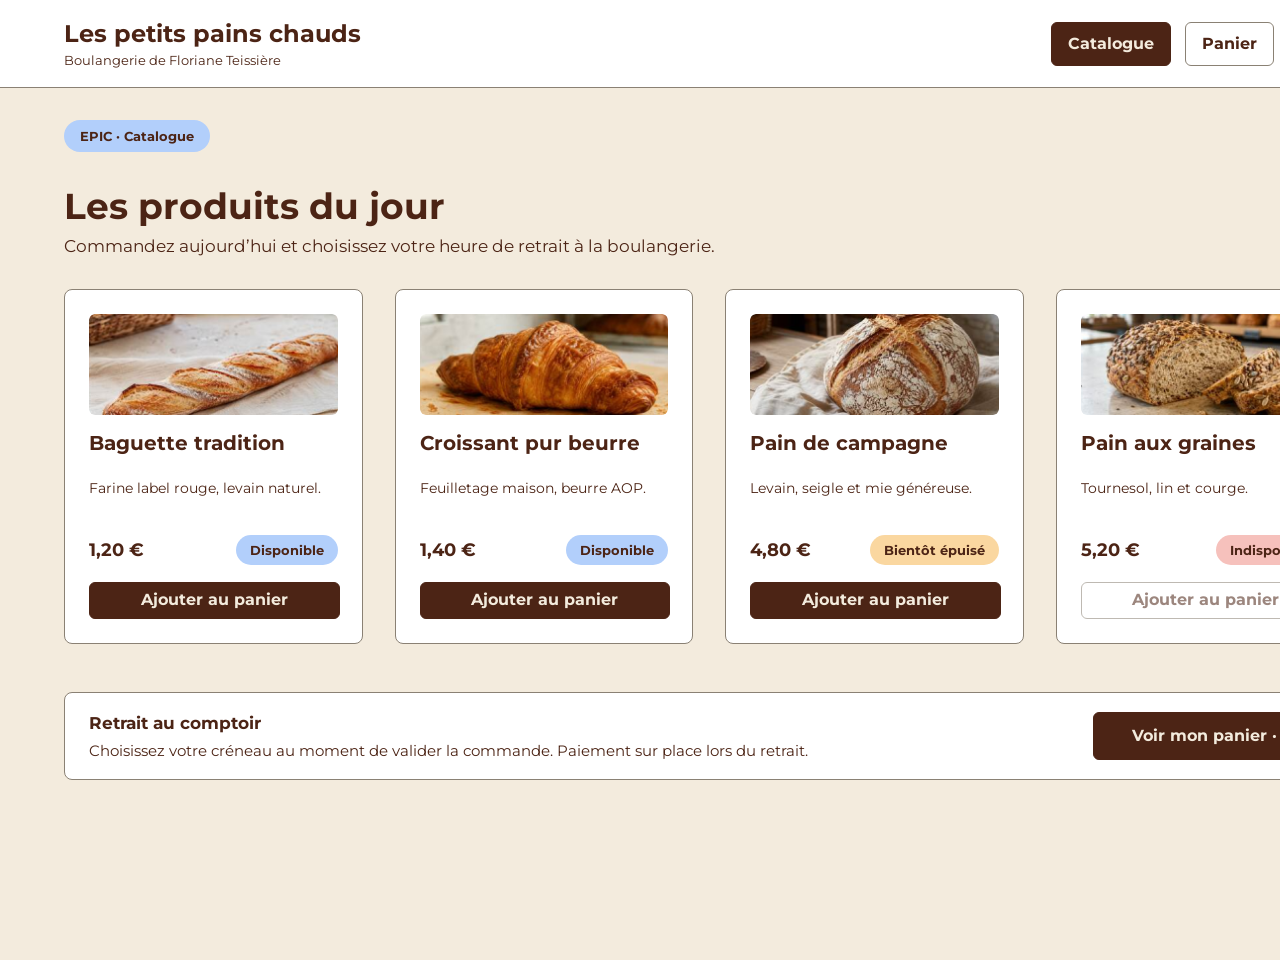
<file: index.html>
<!DOCTYPE html>
<html lang="fr">
<head>
  <meta charset="UTF-8">
  <meta name="viewport" content="width=device-width, initial-scale=1.0">
  <title>Les produits du jour — Les petits pains chauds</title>
  <link rel="preconnect" href="https://fonts.googleapis.com">
  <link rel="preconnect" href="https://fonts.gstatic.com" crossorigin>
  <link href="https://fonts.googleapis.com/css2?family=Montserrat:wght@400;700&display=swap" rel="stylesheet">
  <link rel="stylesheet" href="css/common.css">
  <link rel="stylesheet" href="css/pages/catalogue.css">
</head>
<body>
  <div class="page">
    <header class="header">
      <div class="header-brand">
        <div class="header-brand-name">Les petits pains chauds</div>
        <div class="header-brand-owner">Boulangerie de Floriane Teissière</div>
      </div>
      <nav class="header-nav">
        <a class="btn btn--nav" href="index.html">Catalogue</a>
        <a class="btn btn--secondary btn--nav" href="panier.html">Panier</a>
        <a class="btn btn--secondary btn--nav" href="validation-commande.html">Commande</a>
      </nav>
    </header>

    <main class="page-body">
      <span class="badge badge--epic">EPIC · Catalogue</span>
      <h1 class="t-display page-title">Les produits du jour</h1>
      <p class="t-intro page-intro">Commandez aujourd’hui et choisissez votre heure de retrait à la boulangerie.</p>

      <section class="product-grid">
        <article class="card product-card">
          <img class="product-card-photo" src="assets/baguette.png" alt="Baguette tradition">
          <h2 class="product-card-name">Baguette tradition</h2>
          <p class="product-card-desc">Farine label rouge, levain naturel.</p>
          <div class="product-card-meta">
            <span class="product-card-price">1,20 €</span>
            <span class="badge badge--available">Disponible</span>
          </div>
          <a class="btn" href="panier.html">Ajouter au panier</a>
        </article>

        <article class="card product-card">
          <img class="product-card-photo" src="assets/croissant.png" alt="Croissant pur beurre">
          <h2 class="product-card-name">Croissant pur beurre</h2>
          <p class="product-card-desc">Feuilletage maison, beurre AOP.</p>
          <div class="product-card-meta">
            <span class="product-card-price">1,40 €</span>
            <span class="badge badge--available">Disponible</span>
          </div>
          <a class="btn" href="panier.html">Ajouter au panier</a>
        </article>

        <article class="card product-card">
          <img class="product-card-photo" src="assets/pain-campagne.png" alt="Pain de campagne">
          <h2 class="product-card-name">Pain de campagne</h2>
          <p class="product-card-desc">Levain, seigle et mie généreuse.</p>
          <div class="product-card-meta">
            <span class="product-card-price">4,80 €</span>
            <span class="badge badge--warning">Bientôt épuisé</span>
          </div>
          <a class="btn" href="panier.html">Ajouter au panier</a>
        </article>

        <article class="card product-card">
          <img class="product-card-photo" src="assets/pain-graines.png" alt="Pain aux graines">
          <h2 class="product-card-name">Pain aux graines</h2>
          <p class="product-card-desc">Tournesol, lin et courge.</p>
          <div class="product-card-meta">
            <span class="product-card-price">5,20 €</span>
            <span class="badge badge--unavailable">Indisponible</span>
          </div>
          <button class="btn btn--disabled" type="button" disabled>Ajouter au panier</button>
        </article>
      </section>

      <aside class="card info-bar">
        <div class="info-bar-copy">
          <p class="info-bar-title">Retrait au comptoir</p>
          <p class="info-bar-text">Choisissez votre créneau au moment de valider la commande. Paiement sur place lors du retrait.</p>
        </div>
        <a class="btn" href="panier.html">Voir mon panier · 3</a>
      </aside>
    </main>
  </div>
</body>
</html>
</file>
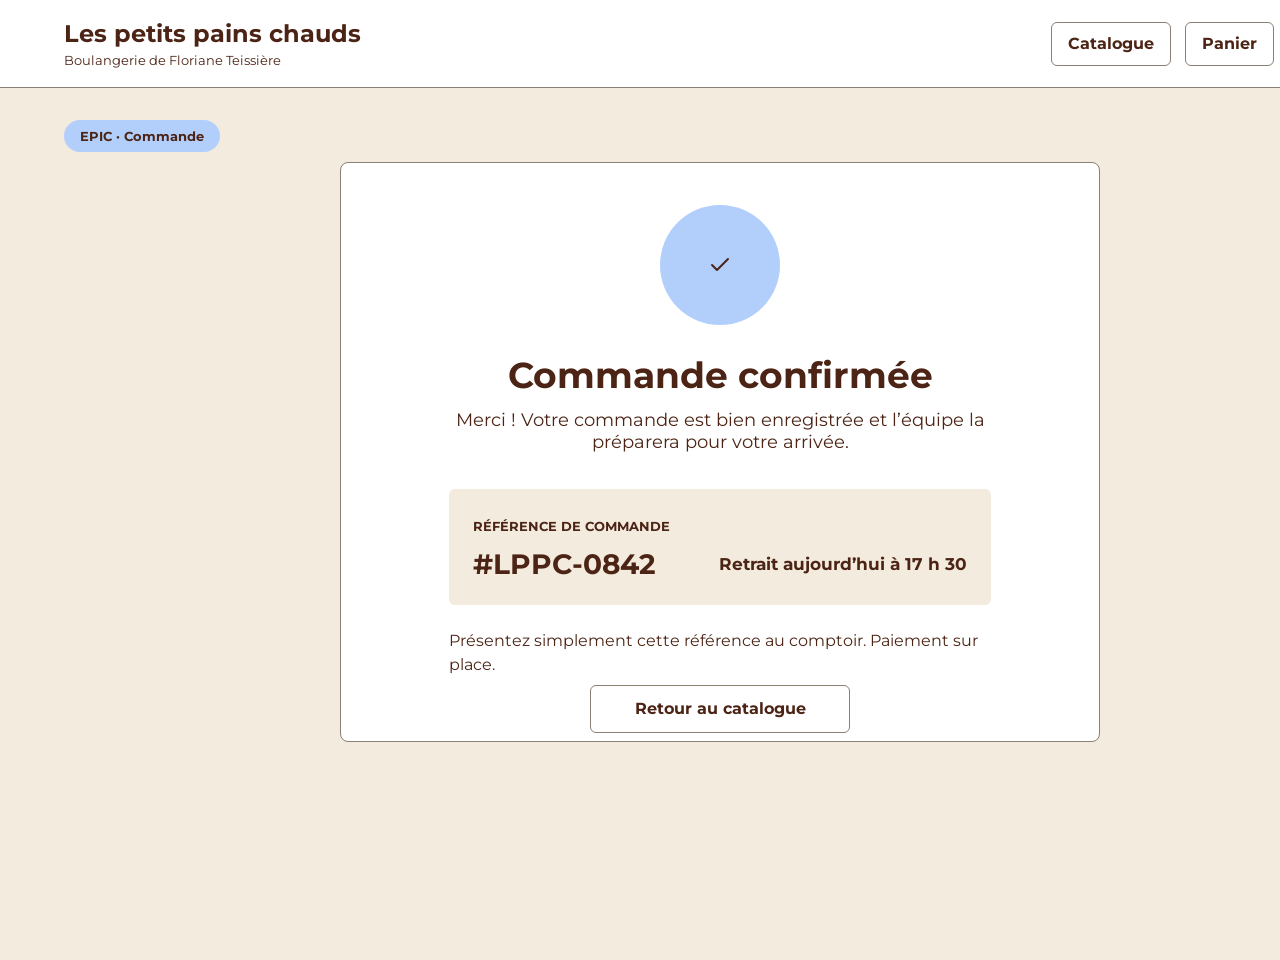
<file: confirmation.html>
<!DOCTYPE html>
<html lang="fr">
<head>
  <meta charset="UTF-8">
  <meta name="viewport" content="width=device-width, initial-scale=1.0">
  <title>Commande confirmée — Les petits pains chauds</title>
  <link rel="preconnect" href="https://fonts.googleapis.com">
  <link rel="preconnect" href="https://fonts.gstatic.com" crossorigin>
  <link href="https://fonts.googleapis.com/css2?family=Montserrat:wght@400;700&display=swap" rel="stylesheet">
  <link rel="stylesheet" href="css/common.css">
  <link rel="stylesheet" href="css/pages/confirmation.css">
</head>
<body>
  <div class="page">
    <header class="header">
      <div class="header-brand">
        <div class="header-brand-name">Les petits pains chauds</div>
        <div class="header-brand-owner">Boulangerie de Floriane Teissière</div>
      </div>
      <nav class="header-nav">
        <a class="btn btn--secondary btn--nav" href="index.html">Catalogue</a>
        <a class="btn btn--secondary btn--nav" href="panier.html">Panier</a>
        <a class="btn btn--nav" href="validation-commande.html">Commande</a>
      </nav>
    </header>

    <main class="page-body">
      <span class="badge badge--epic">EPIC · Commande</span>

      <div class="confirm-wrap">
        <section class="card confirm-panel">
          <div class="confirm-icon">
            <img src="assets/icon-check.svg" alt="">
          </div>
          <h1 class="t-display confirm-title">Commande confirmée</h1>
          <p class="confirm-message">Merci ! Votre commande est bien enregistrée et l’équipe la préparera pour votre arrivée.</p>
          <div class="card--soft confirm-ref">
            <div>
              <p class="confirm-ref-label">RÉFÉRENCE DE COMMANDE</p>
              <p class="confirm-ref-id">#LPPC-0842</p>
            </div>
            <p class="confirm-ref-time">Retrait aujourd’hui à 17 h 30</p>
          </div>
          <p class="t-body confirm-note">Présentez simplement cette référence au comptoir. Paiement sur place.</p>
          <a class="btn btn--secondary" href="index.html">Retour au catalogue</a>
        </section>
      </div>
    </main>
  </div>
</body>
</html>
</file>
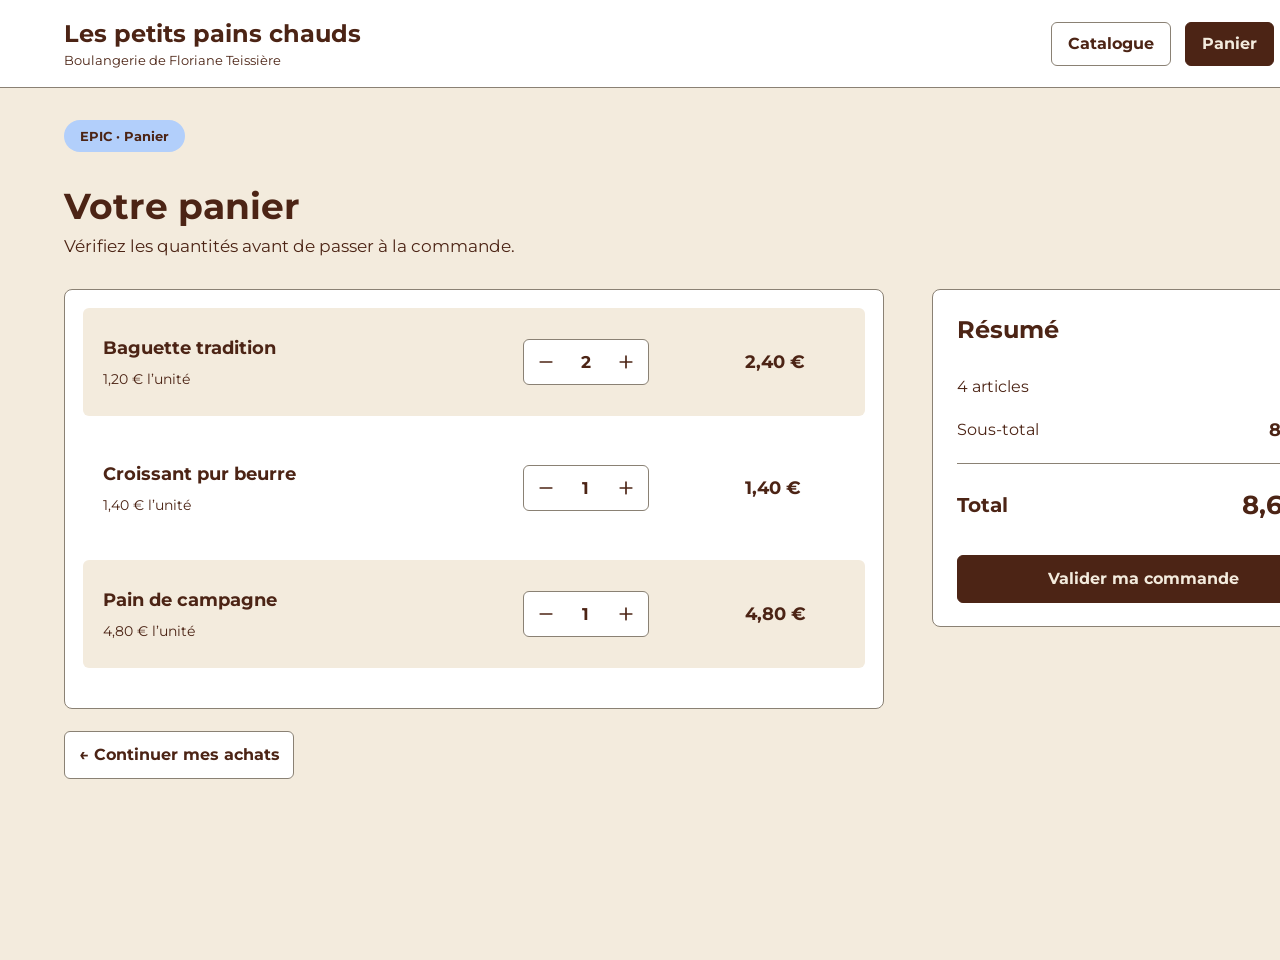
<file: panier.html>
<!DOCTYPE html>
<html lang="fr">
<head>
  <meta charset="UTF-8">
  <meta name="viewport" content="width=device-width, initial-scale=1.0">
  <title>Votre panier — Les petits pains chauds</title>
  <link rel="preconnect" href="https://fonts.googleapis.com">
  <link rel="preconnect" href="https://fonts.gstatic.com" crossorigin>
  <link href="https://fonts.googleapis.com/css2?family=Montserrat:wght@400;700&display=swap" rel="stylesheet">
  <link rel="stylesheet" href="css/common.css">
  <link rel="stylesheet" href="css/pages/panier.css">
</head>
<body>
  <div class="page">
    <header class="header">
      <div class="header-brand">
        <div class="header-brand-name">Les petits pains chauds</div>
        <div class="header-brand-owner">Boulangerie de Floriane Teissière</div>
      </div>
      <nav class="header-nav">
        <a class="btn btn--secondary btn--nav" href="index.html">Catalogue</a>
        <a class="btn btn--nav" href="panier.html">Panier</a>
        <a class="btn btn--secondary btn--nav" href="validation-commande.html">Commande</a>
      </nav>
    </header>

    <main class="page-body">
      <span class="badge badge--epic">EPIC · Panier</span>
      <h1 class="t-display page-title">Votre panier</h1>
      <p class="t-intro page-intro">Vérifiez les quantités avant de passer à la commande.</p>

      <div class="cart-layout">
        <div>
          <section class="card cart-list">
            <article class="cart-item row-alt">
              <div class="cart-item-info">
                <h2 class="cart-item-name">Baguette tradition</h2>
                <p class="cart-item-unit">1,20 € l’unité</p>
              </div>
              <div class="stepper stepper--compact">
                <button class="stepper-btn" type="button" aria-label="Diminuer">
                  <img src="assets/icon-minus.svg" alt="">
                </button>
                <span class="stepper-value">2</span>
                <button class="stepper-btn" type="button" aria-label="Augmenter">
                  <img src="assets/icon-plus.svg" alt="">
                </button>
              </div>
              <span class="cart-item-subtotal">2,40 €</span>
            </article>

            <article class="cart-item row-plain">
              <div class="cart-item-info">
                <h2 class="cart-item-name">Croissant pur beurre</h2>
                <p class="cart-item-unit">1,40 € l’unité</p>
              </div>
              <div class="stepper stepper--compact">
                <button class="stepper-btn" type="button" aria-label="Diminuer">
                  <img src="assets/icon-minus.svg" alt="">
                </button>
                <span class="stepper-value">1</span>
                <button class="stepper-btn" type="button" aria-label="Augmenter">
                  <img src="assets/icon-plus.svg" alt="">
                </button>
              </div>
              <span class="cart-item-subtotal">1,40 €</span>
            </article>

            <article class="cart-item row-alt">
              <div class="cart-item-info">
                <h2 class="cart-item-name">Pain de campagne</h2>
                <p class="cart-item-unit">4,80 € l’unité</p>
              </div>
              <div class="stepper stepper--compact">
                <button class="stepper-btn" type="button" aria-label="Diminuer">
                  <img src="assets/icon-minus.svg" alt="">
                </button>
                <span class="stepper-value">1</span>
                <button class="stepper-btn" type="button" aria-label="Augmenter">
                  <img src="assets/icon-plus.svg" alt="">
                </button>
              </div>
              <span class="cart-item-subtotal">4,80 €</span>
            </article>
          </section>

          <a class="btn btn--secondary cart-continue" href="index.html">← Continuer mes achats</a>
        </div>

        <aside class="card cart-summary">
          <h2 class="t-heading cart-summary-title">Résumé</h2>
          <p class="cart-summary-line">4 articles</p>
          <p class="cart-summary-line">
            <span>Sous-total</span>
            <span class="cart-summary-amount">8,60 €</span>
          </p>
          <hr class="divider">
          <p class="cart-summary-total">
            <span class="cart-summary-total-label">Total</span>
            <span class="cart-summary-total-value">8,60 €</span>
          </p>
          <a class="btn btn--block" href="validation-commande.html">Valider ma commande</a>
        </aside>
      </div>
    </main>
  </div>
</body>
</html>
</file>
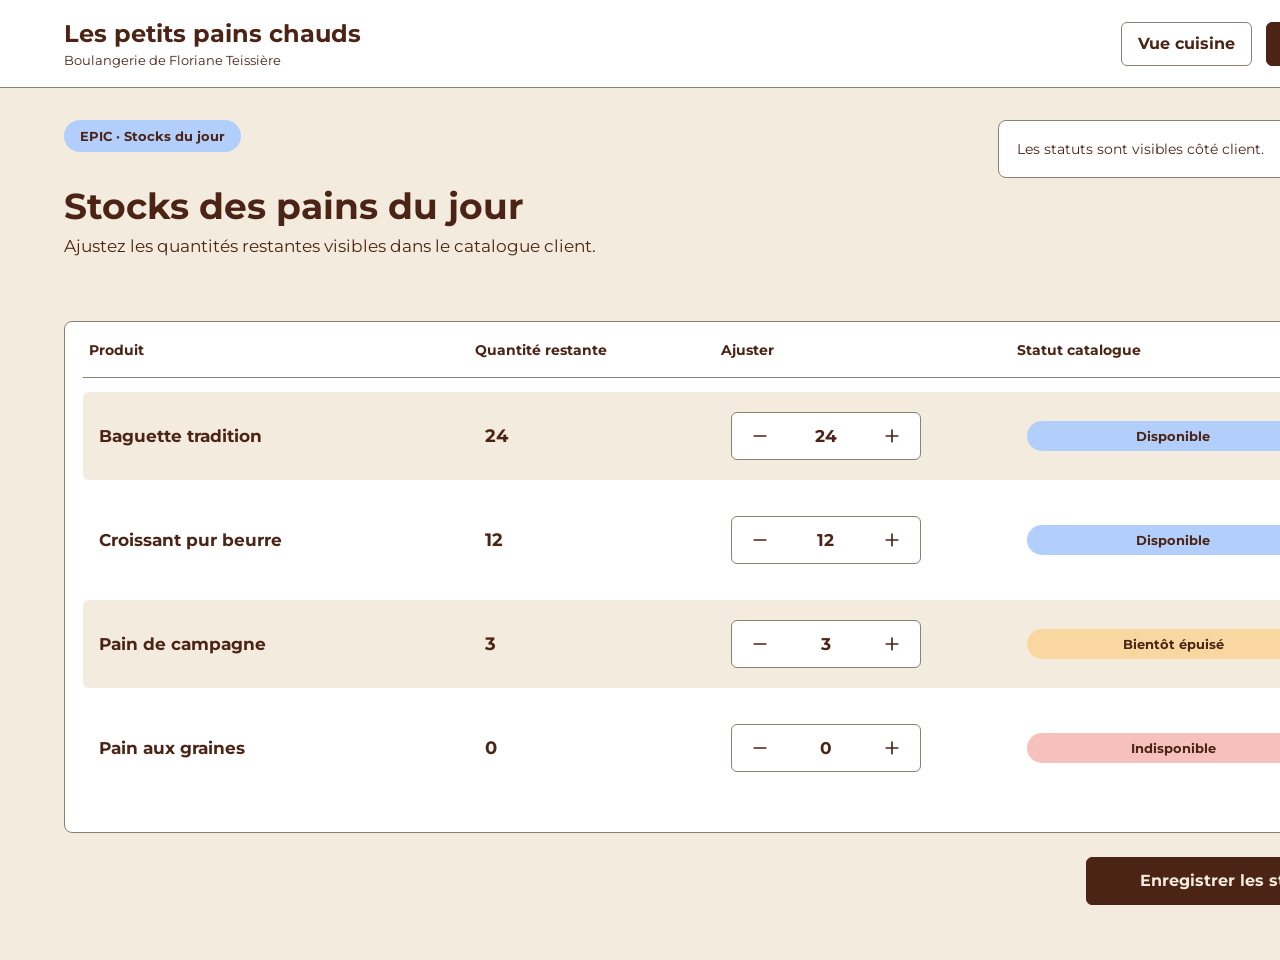
<file: stocks-du-jour.html>
<!DOCTYPE html>
<html lang="fr">
<head>
  <meta charset="UTF-8">
  <meta name="viewport" content="width=device-width, initial-scale=1.0">
  <title>Stocks des pains du jour — Les petits pains chauds</title>
  <link rel="preconnect" href="https://fonts.googleapis.com">
  <link rel="preconnect" href="https://fonts.gstatic.com" crossorigin>
  <link href="https://fonts.googleapis.com/css2?family=Montserrat:wght@400;700&display=swap" rel="stylesheet">
  <link rel="stylesheet" href="css/common.css">
  <link rel="stylesheet" href="css/pages/stocks.css">
</head>
<body>
  <div class="page">
    <header class="header">
      <div class="header-brand">
        <div class="header-brand-name">Les petits pains chauds</div>
        <div class="header-brand-owner">Boulangerie de Floriane Teissière</div>
      </div>
      <nav class="header-nav">
        <a class="btn btn--secondary btn--nav" href="vue-cuisine.html">Vue cuisine</a>
        <a class="btn btn--nav" href="stocks-du-jour.html">Stocks du jour</a>
      </nav>
    </header>

    <main class="page-body">
      <div class="stocks-head">
        <div>
          <span class="badge badge--epic">EPIC · Stocks du jour</span>
          <h1 class="t-display page-title">Stocks des pains du jour</h1>
          <p class="t-intro page-intro">Ajustez les quantités restantes visibles dans le catalogue client.</p>
        </div>
        <aside class="card sync-note">Les statuts sont visibles côté client.</aside>
      </div>

      <section class="card stocks-table">
        <div class="stocks-cols t-label">
          <span>Produit</span>
          <span>Quantité restante</span>
          <span>Ajuster</span>
          <span>Statut catalogue</span>
        </div>
        <hr class="divider">

        <article class="stocks-row row-alt">
          <span class="stocks-product">Baguette tradition</span>
          <span class="stocks-qty">24</span>
          <div class="stepper stepper--large">
            <button class="stepper-btn" type="button" aria-label="Diminuer">
              <img src="assets/icon-minus.svg" alt="">
            </button>
            <span class="stepper-value">24</span>
            <button class="stepper-btn" type="button" aria-label="Augmenter">
              <img src="assets/icon-plus.svg" alt="">
            </button>
          </div>
          <span class="badge badge--available">Disponible</span>
        </article>

        <article class="stocks-row row-plain">
          <span class="stocks-product">Croissant pur beurre</span>
          <span class="stocks-qty">12</span>
          <div class="stepper stepper--large">
            <button class="stepper-btn" type="button" aria-label="Diminuer">
              <img src="assets/icon-minus.svg" alt="">
            </button>
            <span class="stepper-value">12</span>
            <button class="stepper-btn" type="button" aria-label="Augmenter">
              <img src="assets/icon-plus.svg" alt="">
            </button>
          </div>
          <span class="badge badge--available">Disponible</span>
        </article>

        <article class="stocks-row row-alt">
          <span class="stocks-product">Pain de campagne</span>
          <span class="stocks-qty">3</span>
          <div class="stepper stepper--large">
            <button class="stepper-btn" type="button" aria-label="Diminuer">
              <img src="assets/icon-minus.svg" alt="">
            </button>
            <span class="stepper-value">3</span>
            <button class="stepper-btn" type="button" aria-label="Augmenter">
              <img src="assets/icon-plus.svg" alt="">
            </button>
          </div>
          <span class="badge badge--warning">Bientôt épuisé</span>
        </article>

        <article class="stocks-row row-plain">
          <span class="stocks-product">Pain aux graines</span>
          <span class="stocks-qty">0</span>
          <div class="stepper stepper--large">
            <button class="stepper-btn" type="button" aria-label="Diminuer">
              <img src="assets/icon-minus.svg" alt="">
            </button>
            <span class="stepper-value">0</span>
            <button class="stepper-btn" type="button" aria-label="Augmenter">
              <img src="assets/icon-plus.svg" alt="">
            </button>
          </div>
          <span class="badge badge--unavailable">Indisponible</span>
        </article>
      </section>

      <div class="stocks-save">
        <button class="btn" type="button">Enregistrer les stocks</button>
      </div>
    </main>
  </div>
</body>
</html>
</file>
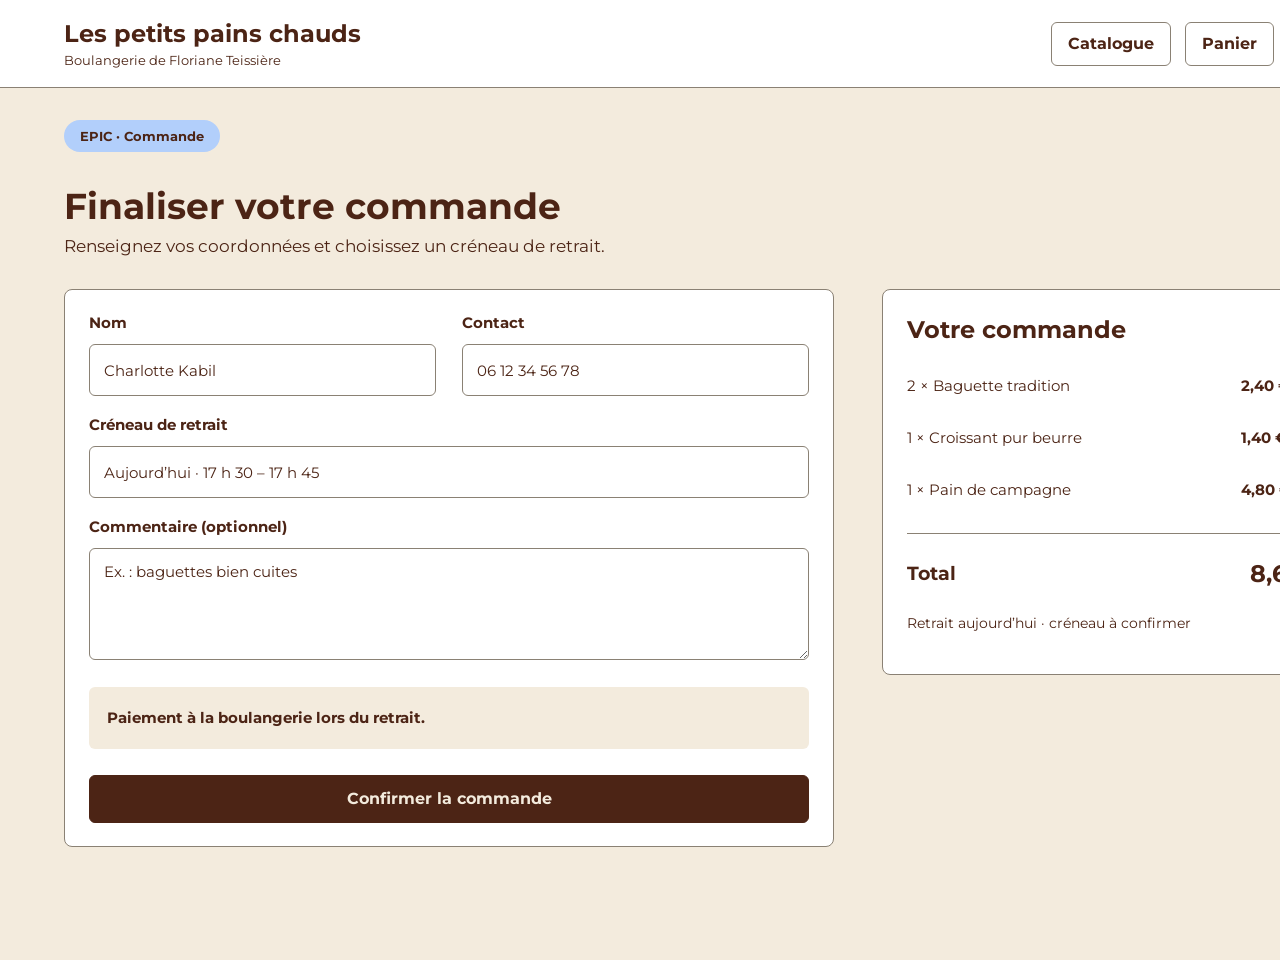
<file: validation-commande.html>
<!DOCTYPE html>
<html lang="fr">
<head>
  <meta charset="UTF-8">
  <meta name="viewport" content="width=device-width, initial-scale=1.0">
  <title>Finaliser votre commande — Les petits pains chauds</title>
  <link rel="preconnect" href="https://fonts.googleapis.com">
  <link rel="preconnect" href="https://fonts.gstatic.com" crossorigin>
  <link href="https://fonts.googleapis.com/css2?family=Montserrat:wght@400;700&display=swap" rel="stylesheet">
  <link rel="stylesheet" href="css/common.css">
  <link rel="stylesheet" href="css/pages/validation.css">
</head>
<body>
  <div class="page">
    <header class="header">
      <div class="header-brand">
        <div class="header-brand-name">Les petits pains chauds</div>
        <div class="header-brand-owner">Boulangerie de Floriane Teissière</div>
      </div>
      <nav class="header-nav">
        <a class="btn btn--secondary btn--nav" href="index.html">Catalogue</a>
        <a class="btn btn--secondary btn--nav" href="panier.html">Panier</a>
        <a class="btn btn--nav" href="validation-commande.html">Commande</a>
      </nav>
    </header>

    <main class="page-body">
      <span class="badge badge--epic">EPIC · Commande</span>
      <h1 class="t-display page-title">Finaliser votre commande</h1>
      <p class="t-intro page-intro">Renseignez vos coordonnées et choisissez un créneau de retrait.</p>

      <div class="checkout-layout">
        <form class="card checkout-form" action="confirmation.html">
          <div class="form-row">
            <div class="form-col">
              <label class="field-label" for="nom">Nom</label>
              <input class="input" id="nom" name="nom" type="text" value="Charlotte Kabil">
            </div>
            <div class="form-col">
              <label class="field-label" for="contact">Contact</label>
              <input class="input" id="contact" name="contact" type="text" value="06 12 34 56 78">
            </div>
          </div>

          <div class="form-block">
            <label class="field-label" for="creneau">Créneau de retrait</label>
            <input class="input" id="creneau" name="creneau" type="text" value="Aujourd’hui · 17 h 30 – 17 h 45">
          </div>

          <div class="form-block">
            <label class="field-label" for="commentaire">Commentaire (optionnel)</label>
            <textarea class="textarea" id="commentaire" name="commentaire">Ex. : baguettes bien cuites</textarea>
          </div>

          <p class="card--soft payment-note">Paiement à la boulangerie lors du retrait.</p>
          <button class="btn btn--block" type="submit">Confirmer la commande</button>
        </form>

        <aside class="card checkout-recap">
          <h2 class="t-heading checkout-recap-title">Votre commande</h2>
          <p class="recap-line"><span>2 × Baguette tradition</span><span>2,40 €</span></p>
          <p class="recap-line"><span>1 × Croissant pur beurre</span><span>1,40 €</span></p>
          <p class="recap-line"><span>1 × Pain de campagne</span><span>4,80 €</span></p>
          <hr class="divider">
          <p class="recap-total">
            <span class="recap-total-label">Total</span>
            <span class="recap-total-value">8,60 €</span>
          </p>
          <p class="recap-pickup">Retrait aujourd’hui · créneau à confirmer</p>
        </aside>
      </div>
    </main>
  </div>
</body>
</html>
</file>
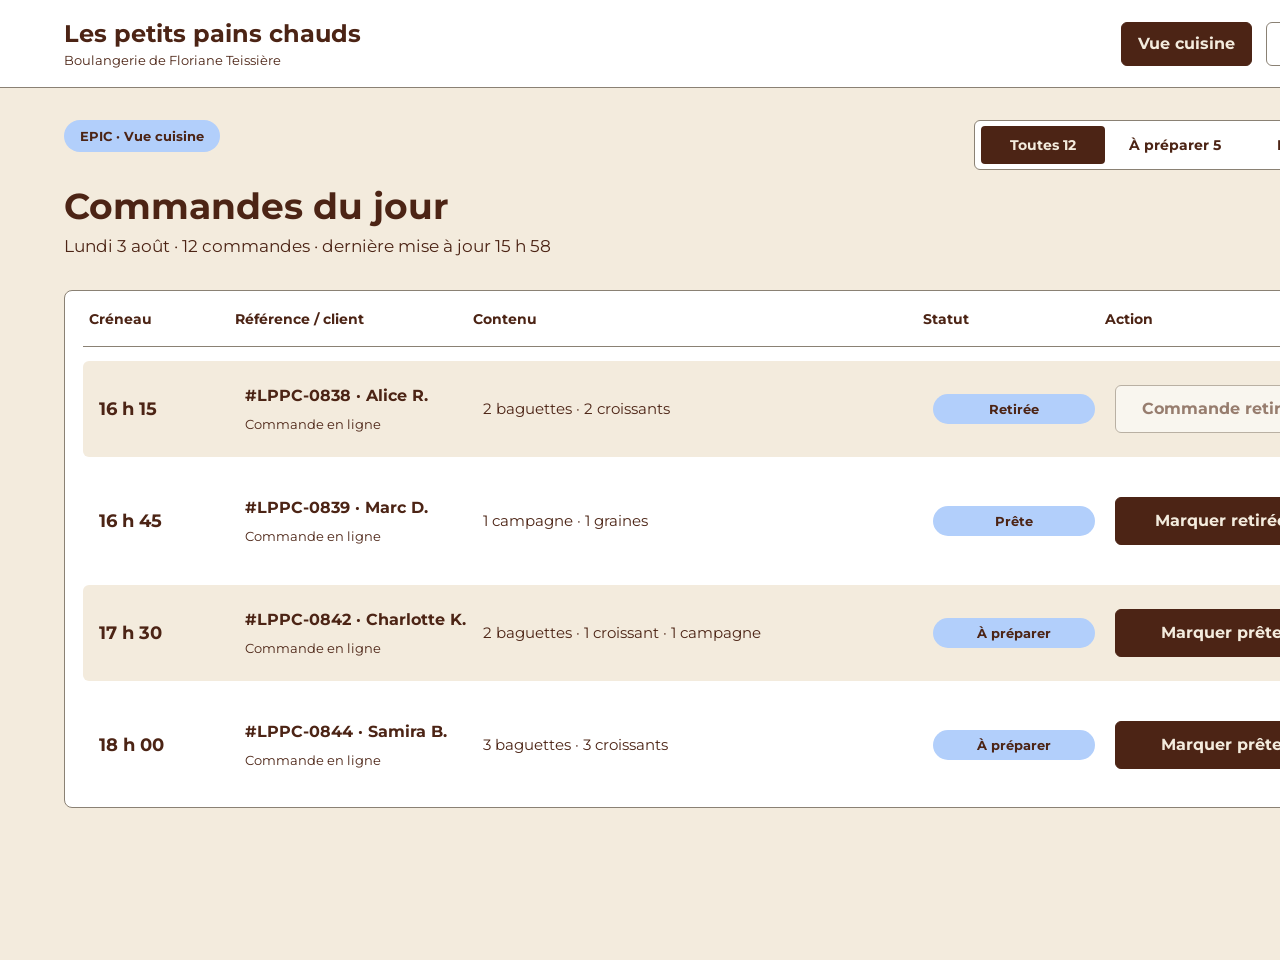
<file: vue-cuisine.html>
<!DOCTYPE html>
<html lang="fr">
<head>
  <meta charset="UTF-8">
  <meta name="viewport" content="width=device-width, initial-scale=1.0">
  <title>Commandes du jour — Les petits pains chauds</title>
  <link rel="preconnect" href="https://fonts.googleapis.com">
  <link rel="preconnect" href="https://fonts.gstatic.com" crossorigin>
  <link href="https://fonts.googleapis.com/css2?family=Montserrat:wght@400;700&display=swap" rel="stylesheet">
  <link rel="stylesheet" href="css/common.css">
  <link rel="stylesheet" href="css/pages/cuisine.css">
</head>
<body>
  <div class="page">
    <header class="header">
      <div class="header-brand">
        <div class="header-brand-name">Les petits pains chauds</div>
        <div class="header-brand-owner">Boulangerie de Floriane Teissière</div>
      </div>
      <nav class="header-nav">
        <a class="btn btn--nav" href="vue-cuisine.html">Vue cuisine</a>
        <a class="btn btn--secondary btn--nav" href="stocks-du-jour.html">Stocks du jour</a>
      </nav>
    </header>

    <main class="page-body">
      <div class="kitchen-head">
        <div>
          <span class="badge badge--epic">EPIC · Vue cuisine</span>
          <h1 class="t-display page-title">Commandes du jour</h1>
          <p class="t-intro page-intro">Lundi 3 août · 12 commandes · dernière mise à jour 15 h 58</p>
        </div>
        <div class="tabs" role="tablist">
          <button class="tab is-active" type="button">Toutes 12</button>
          <button class="tab" type="button">À préparer 5</button>
          <button class="tab" type="button">Prêtes 4</button>
        </div>
      </div>

      <section class="card kitchen-table">
        <div class="kitchen-cols t-label">
          <span>Créneau</span>
          <span>Référence / client</span>
          <span>Contenu</span>
          <span>Statut</span>
          <span>Action</span>
        </div>
        <hr class="divider">

        <article class="kitchen-row row-alt">
          <span class="kitchen-slot">16 h 15</span>
          <div>
            <p class="kitchen-client">#LPPC-0838 · Alice R.</p>
            <p class="kitchen-channel">Commande en ligne</p>
          </div>
          <span class="kitchen-content">2 baguettes · 2 croissants</span>
          <span class="badge badge--picked">Retirée</span>
          <button class="btn btn--disabled" type="button" disabled>Commande retirée</button>
        </article>

        <article class="kitchen-row row-plain">
          <span class="kitchen-slot">16 h 45</span>
          <div>
            <p class="kitchen-client">#LPPC-0839 · Marc D.</p>
            <p class="kitchen-channel">Commande en ligne</p>
          </div>
          <span class="kitchen-content">1 campagne · 1 graines</span>
          <span class="badge badge--ready">Prête</span>
          <button class="btn" type="button">Marquer retirée</button>
        </article>

        <article class="kitchen-row row-alt">
          <span class="kitchen-slot">17 h 30</span>
          <div>
            <p class="kitchen-client">#LPPC-0842 · Charlotte K.</p>
            <p class="kitchen-channel">Commande en ligne</p>
          </div>
          <span class="kitchen-content">2 baguettes · 1 croissant · 1 campagne</span>
          <span class="badge badge--available">À préparer</span>
          <button class="btn" type="button">Marquer prête</button>
        </article>

        <article class="kitchen-row row-plain">
          <span class="kitchen-slot">18 h 00</span>
          <div>
            <p class="kitchen-client">#LPPC-0844 · Samira B.</p>
            <p class="kitchen-channel">Commande en ligne</p>
          </div>
          <span class="kitchen-content">3 baguettes · 3 croissants</span>
          <span class="badge badge--available">À préparer</span>
          <button class="btn" type="button">Marquer prête</button>
        </article>
      </section>
    </main>
  </div>
</body>
</html>
</file>
<file: css/common.css>
/* Les petits pains chauds — design system (frame 00) */

:root {
  --color-beige-100: #f3ebdd;
  --color-blue-500: #b2cffb;
  --color-brown-900: #4c2415;
  --color-taupe-500: #8a8174;
  --color-white: #ffffff;
  --color-orange-300: #fad7a0;
  --color-red-300: #f6c1bc;

  --bg-app: var(--color-beige-100);
  --bg-surface: var(--color-white);
  --bg-accent: var(--color-blue-500);
  --text-primary: var(--color-brown-900);
  --border-default: var(--color-taupe-500);
  --action-primary: var(--color-brown-900);
  --action-on-primary: var(--color-beige-100);
  --status-available: var(--color-blue-500);
  --status-warning: var(--color-orange-300);
  --status-unavailable: var(--color-red-300);

  --font: "Montserrat", sans-serif;

  --display-size: 36px;
  --display-line: 44px;
  --heading-size: 24px;
  --heading-line: 32px;
  --body-size: 16px;
  --body-line: 24px;
  --label-size: 14px;
  --label-line: 20px;

  --space-4: 4px;
  --space-6: 6px;
  --space-8: 8px;
  --space-12: 12px;
  --space-14: 14px;
  --space-16: 16px;
  --space-18: 18px;
  --space-20: 20px;
  --space-24: 24px;
  --space-32: 32px;
  --space-48: 48px;
  --space-64: 64px;

  --radius-4: 4px;
  --radius-6: 6px;
  --radius-8: 8px;
  --radius-15: 15px;
  --radius-16: 16px;
  --radius-full: 999px;

  --page-width: 1440px;
  --page-height: 960px;
  --content-width: 1290px;
}

*,
*::before,
*::after {
  box-sizing: border-box;
}

html,
body {
  margin: 0;
  padding: 0;
  min-height: 100%;
}

body {
  font-family: var(--font);
  font-size: var(--body-size);
  line-height: var(--body-line);
  font-weight: 400;
  color: var(--text-primary);
  background: var(--bg-app);
  -webkit-font-smoothing: antialiased;
}

img {
  display: block;
  max-width: 100%;
}

a {
  color: inherit;
  text-decoration: none;
}

button,
input,
textarea,
select {
  font-family: inherit;
}

.page {
  width: var(--page-width);
  min-height: var(--page-height);
  margin: 0 auto;
  background: var(--bg-app);
  position: relative;
}

/* Typography */
.t-display {
  font-size: var(--display-size);
  line-height: var(--display-line);
  font-weight: 700;
  margin: 0;
}

.t-heading {
  font-size: var(--heading-size);
  line-height: var(--heading-line);
  font-weight: 700;
  margin: 0;
}

.t-body {
  font-size: var(--body-size);
  line-height: var(--body-line);
  font-weight: 400;
  margin: 0;
}

.t-label {
  font-size: var(--label-size);
  line-height: var(--label-line);
  font-weight: 700;
  margin: 0;
}

.t-intro {
  font-size: 17px;
  line-height: 21px;
  font-weight: 400;
  margin: 0;
}

/* Header */
.header {
  display: flex;
  align-items: center;
  height: 88px;
  padding: 18px 20px 18px 64px;
  background: var(--bg-surface);
  border-bottom: 1px solid var(--border-default);
}

.header-brand {
  display: flex;
  flex-direction: column;
  gap: 4px;
}

.header-brand-name {
  font-size: 24px;
  line-height: 29px;
  font-weight: 700;
}

.header-brand-owner {
  font-size: 13px;
  line-height: 16px;
  font-weight: 400;
}

.header-nav {
  margin-left: auto;
  display: flex;
  align-items: center;
  gap: 14px;
}

/* Buttons */
.btn {
  display: inline-flex;
  align-items: center;
  justify-content: center;
  height: 48px;
  padding: 0 16px;
  border-radius: var(--radius-6);
  border: 1px solid transparent;
  font-size: 16px;
  line-height: 20px;
  font-weight: 700;
  cursor: pointer;
  background: var(--action-primary);
  color: var(--action-on-primary);
  border-color: var(--action-primary);
  white-space: nowrap;
}

.btn:hover {
  filter: brightness(1.08);
}

.btn--secondary {
  background: var(--bg-surface);
  color: var(--text-primary);
  border-color: var(--border-default);
}

.btn--secondary:hover {
  filter: none;
  background: var(--bg-app);
}

.btn--disabled,
.btn:disabled {
  background: var(--bg-surface);
  color: var(--text-primary);
  border-color: var(--border-default);
  opacity: 0.55;
  cursor: not-allowed;
  pointer-events: none;
}

.btn--nav {
  height: 44px;
  padding: 0 16px;
}

.btn--block {
  width: 100%;
}

/* Badges */
.badge {
  display: inline-flex;
  align-items: center;
  justify-content: center;
  height: 30px;
  padding: 0 14px;
  border-radius: var(--radius-15);
  font-size: 13px;
  line-height: 16px;
  font-weight: 700;
  white-space: nowrap;
  border: none;
}

.badge--available,
.badge--ready,
.badge--picked {
  background: var(--status-available);
}

.badge--warning {
  background: var(--status-warning);
}

.badge--unavailable {
  background: var(--status-unavailable);
}

.badge--epic {
  height: 32px;
  padding: 0 16px;
  border-radius: var(--radius-16);
  background: var(--bg-accent);
  font-size: 13px;
  line-height: 16px;
}

/* Cards */
.card {
  background: var(--bg-surface);
  border: 1px solid var(--border-default);
  border-radius: var(--radius-8);
}

.card--soft {
  background: var(--bg-app);
  border: none;
  border-radius: var(--radius-6);
}

/* Form */
.field-label {
  display: block;
  font-size: 15px;
  line-height: 18px;
  font-weight: 700;
  margin-bottom: 12px;
}

.input,
.textarea {
  width: 100%;
  border: 1px solid var(--border-default);
  border-radius: var(--radius-6);
  background: var(--bg-surface);
  color: var(--text-primary);
  font-size: 15px;
  line-height: 18px;
  font-weight: 400;
}

.input {
  height: 52px;
  padding: 0 14px;
}

.textarea {
  min-height: 112px;
  padding: 14px;
  resize: vertical;
}

.input:focus,
.textarea:focus {
  outline: 2px solid var(--color-blue-500);
  outline-offset: 0;
}

/* Quantity stepper */
.stepper {
  display: flex;
  align-items: center;
  justify-content: space-between;
  background: var(--bg-surface);
  border: 1px solid var(--border-default);
  border-radius: var(--radius-6);
}

.stepper--compact {
  width: 126px;
  height: 46px;
  padding: 0 12px;
}

.stepper--large {
  width: 190px;
  height: 48px;
  padding: 0 18px;
}

.stepper-btn {
  width: 20px;
  height: 20px;
  padding: 0;
  border: none;
  background: transparent;
  cursor: pointer;
  display: flex;
  align-items: center;
  justify-content: center;
}

.stepper-btn img {
  width: 20px;
  height: 20px;
}

.stepper-value {
  font-size: 17px;
  line-height: 21px;
  font-weight: 700;
  min-width: 1.2em;
  text-align: center;
}

/* Tabs */
.tabs {
  display: flex;
  align-items: center;
  gap: 8px;
  height: 50px;
  padding: 6px;
  background: var(--bg-surface);
  border: 1px solid var(--border-default);
  border-radius: var(--radius-6);
}

.tab {
  display: inline-flex;
  align-items: center;
  justify-content: center;
  width: 124px;
  height: 38px;
  padding: 0 12px;
  border: none;
  border-radius: var(--radius-4);
  background: transparent;
  color: var(--text-primary);
  font-size: 14px;
  line-height: 17px;
  font-weight: 700;
  cursor: pointer;
}

.tab.is-active {
  background: var(--action-primary);
  color: var(--action-on-primary);
}

/* Page shell */
.page-body {
  padding: 32px 64px 48px;
}

.page-kicker {
  margin-bottom: 32px;
}

.page-title {
  margin: 32px 0 8px;
}

.page-intro {
  margin: 0 0 32px;
}

.divider {
  height: 1px;
  background: var(--border-default);
  border: none;
  margin: 0;
}

.row-alt {
  background: var(--bg-app);
}

.row-plain {
  background: var(--bg-surface);
}
</file>
<file: css/pages/catalogue.css>
.product-grid {
  display: grid;
  grid-template-columns: repeat(4, 298.5px);
  gap: 32px;
  width: 1290px;
  margin-bottom: 48px;
}

.product-card {
  width: 298.5px;
  height: 355px;
  padding: 24px;
  display: flex;
  flex-direction: column;
}

.product-card-photo {
  width: 250.5px;
  height: 102px;
  border-radius: var(--radius-6);
  object-fit: cover;
}

.product-card-name {
  margin-top: 16px;
  font-size: 20px;
  line-height: 24px;
  font-weight: 700;
}

.product-card-desc {
  margin-top: 8px;
  font-size: 14px;
  line-height: 17px;
  font-weight: 400;
}

.product-card-meta {
  display: flex;
  align-items: center;
  justify-content: space-between;
  margin-top: 24px;
  margin-bottom: 17px;
}

.product-card-price {
  font-size: 18px;
  line-height: 22px;
  font-weight: 700;
}

.product-card .btn {
  margin-top: auto;
  width: 250.5px;
}

.info-bar {
  display: flex;
  align-items: center;
  width: 1290px;
  height: 88px;
  padding: 16px 24px;
}

.info-bar-copy {
  flex: 1;
}

.info-bar-title {
  font-size: 17px;
  line-height: 21px;
  font-weight: 700;
  margin: 0 0 8px;
}

.info-bar-text {
  font-size: 15px;
  line-height: 18px;
  font-weight: 400;
  margin: 0;
}

.info-bar .btn {
  width: 236px;
  flex-shrink: 0;
}
</file>
<file: css/pages/confirmation.css>
.confirm-wrap {
  display: flex;
  justify-content: center;
  padding-top: 10px;
}

.confirm-panel {
  width: 760px;
  height: 580px;
  padding: 42px 108px 0;
  text-align: center;
}

.confirm-icon {
  width: 120px;
  height: 120px;
  margin: 0 auto 28px;
  border-radius: 60px;
  background: var(--bg-accent);
  display: flex;
  align-items: center;
  justify-content: center;
}

.confirm-icon img {
  width: 24px;
  height: 24px;
}

.confirm-title {
  margin: 0 auto 12px;
  max-width: 500px;
}

.confirm-message {
  font-size: 18px;
  line-height: 22px;
  font-weight: 400;
  margin: 0 0 36px;
}

.confirm-ref {
  display: flex;
  align-items: flex-end;
  justify-content: space-between;
  text-align: left;
  height: 116px;
  padding: 20px 24px 24px;
  margin-bottom: 24px;
}

.confirm-ref-label {
  font-size: 13px;
  line-height: 16px;
  font-weight: 700;
  margin: 0 0 13px;
}

.confirm-ref-id {
  font-size: 28px;
  line-height: 34px;
  font-weight: 700;
  margin: 0;
}

.confirm-ref-time {
  font-size: 17px;
  line-height: 21px;
  font-weight: 700;
  margin: 0 0 6px;
}

.confirm-note {
  text-align: left;
  margin: 0 0 4px;
}

.confirm-panel .btn {
  width: 260px;
  margin-top: 4px;
}
</file>
<file: css/pages/panier.css>
.cart-layout {
  display: flex;
  gap: 48px;
  align-items: flex-start;
}

.cart-list {
  width: 820px;
  height: 420px;
  padding: 18px;
  display: flex;
  flex-direction: column;
  gap: 18px;
}

.cart-item {
  display: flex;
  align-items: center;
  height: 108px;
  padding: 0 20px;
  border-radius: var(--radius-6);
}

.cart-item-info {
  width: 260px;
}

.cart-item-name {
  font-size: 18px;
  line-height: 22px;
  font-weight: 700;
  margin: 0 0 12px;
}

.cart-item-unit {
  font-size: 14px;
  line-height: 17px;
  margin: 0;
}

.cart-item .stepper {
  margin-left: 160px;
}

.cart-item-subtotal {
  margin-left: auto;
  width: 100px;
  font-size: 18px;
  line-height: 22px;
  font-weight: 700;
}

.cart-continue {
  margin-top: 22px;
  width: 230px;
}

.cart-summary {
  width: 422px;
  height: 338px;
  padding: 24px;
}

.cart-summary-title {
  margin-bottom: 31px;
}

.cart-summary-line {
  display: flex;
  justify-content: space-between;
  align-items: center;
  font-size: 16px;
  line-height: 20px;
  margin-bottom: 22px;
}

.cart-summary-amount {
  font-size: 18px;
  line-height: 22px;
  font-weight: 700;
}

.cart-summary .divider {
  margin: 18px 0 25px;
}

.cart-summary-total {
  display: flex;
  justify-content: space-between;
  align-items: center;
  margin-bottom: 34px;
}

.cart-summary-total-label {
  font-size: 20px;
  line-height: 24px;
  font-weight: 700;
}

.cart-summary-total-value {
  font-size: 26px;
  line-height: 32px;
  font-weight: 700;
}
</file>
<file: css/pages/stocks.css>
.stocks-head {
  display: flex;
  align-items: flex-start;
  justify-content: space-between;
}

.stocks-head .page-title {
  margin-top: 32px;
}

.sync-note {
  width: 378px;
  height: 58px;
  display: flex;
  align-items: center;
  padding: 0 18px;
  font-size: 14px;
  line-height: 17px;
}

.stocks-table {
  width: 1290px;
  height: 512px;
  margin-top: 32px;
  padding: 18px;
}

.stocks-cols {
  display: grid;
  grid-template-columns: 386px 246px 296px 1fr;
  padding: 0 6px 17px 6px;
}

.stocks-table .divider {
  margin: 0 0 14px;
}

.stocks-row {
  display: grid;
  grid-template-columns: 386px 246px 296px 1fr;
  align-items: center;
  height: 88px;
  padding: 0 16px;
  border-radius: var(--radius-6);
  margin-top: 16px;
}

.stocks-table .divider + .stocks-row {
  margin-top: 0;
}

.stocks-product {
  font-size: 17px;
  line-height: 21px;
  font-weight: 700;
}

.stocks-qty {
  font-size: 18px;
  line-height: 22px;
  font-weight: 700;
}

.stocks-save {
  display: flex;
  justify-content: flex-end;
  margin-top: 24px;
}

.stocks-save .btn {
  width: 290px;
}
</file>
<file: css/pages/validation.css>
.checkout-layout {
  display: flex;
  gap: 48px;
  align-items: flex-start;
}

.checkout-form {
  width: 770px;
  height: 558px;
  padding: 24px;
}

.form-row {
  display: flex;
  gap: 26px;
  margin-bottom: 20px;
}

.form-col {
  flex: 1;
  min-width: 0;
}

.form-block {
  margin-bottom: 20px;
}

.payment-note {
  height: 62px;
  display: flex;
  align-items: center;
  padding: 0 18px;
  margin-bottom: 26px;
  font-size: 15px;
  line-height: 18px;
  font-weight: 700;
}

.checkout-recap {
  width: 472px;
  height: 386px;
  padding: 24px;
}

.checkout-recap-title {
  margin-bottom: 31px;
}

.recap-line {
  display: flex;
  justify-content: space-between;
  align-items: center;
  margin-bottom: 34px;
  font-size: 15px;
  line-height: 18px;
}

.recap-line span:last-child {
  font-weight: 700;
  width: 88px;
  text-align: left;
}

.checkout-recap .divider {
  margin: 0 0 25px;
}

.recap-total {
  display: flex;
  justify-content: space-between;
  align-items: center;
  margin-bottom: 27px;
}

.recap-total-label {
  font-size: 19px;
  line-height: 23px;
  font-weight: 700;
}

.recap-total-value {
  font-size: 24px;
  line-height: 29px;
  font-weight: 700;
}

.recap-pickup {
  font-size: 14px;
  line-height: 17px;
  margin: 0;
}
</file>
<file: css/pages/cuisine.css>
.kitchen-head {
  display: flex;
  align-items: flex-start;
  justify-content: space-between;
}

.kitchen-head .page-title {
  margin-top: 32px;
}

.kitchen-head .page-intro {
  margin-bottom: 0;
}

.kitchen-table {
  width: 1290px;
  height: 518px;
  margin-top: 33px;
  padding: 18px 18px 18px;
}

.kitchen-cols {
  display: grid;
  grid-template-columns: 146px 238px 450px 182px 1fr;
  padding: 0 6px 17px 6px;
}

.kitchen-row {
  display: grid;
  grid-template-columns: 146px 238px 450px 182px 1fr;
  align-items: center;
  height: 96px;
  padding: 0 16px;
  border-radius: var(--radius-6);
  margin-top: 16px;
}

.kitchen-row .badge{
  margin-right: 20px;
}

.kitchen-table .divider {
  margin: 0 0 14px;
}

.kitchen-table .divider + .kitchen-row {
  margin-top: 0;
}

.kitchen-slot {
  font-size: 18px;
  line-height: 22px;
  font-weight: 700;
}

.kitchen-client {
  font-size: 16px;
  line-height: 20px;
  font-weight: 700;
  margin: 0 0 10px;
}

.kitchen-channel {
  font-size: 13px;
  line-height: 16px;
  margin: 0;
}

.kitchen-content {
  font-size: 15px;
  line-height: 18px;
}

.kitchen-row .btn {
  width: 212px;
  justify-self: end;
}
</file>
